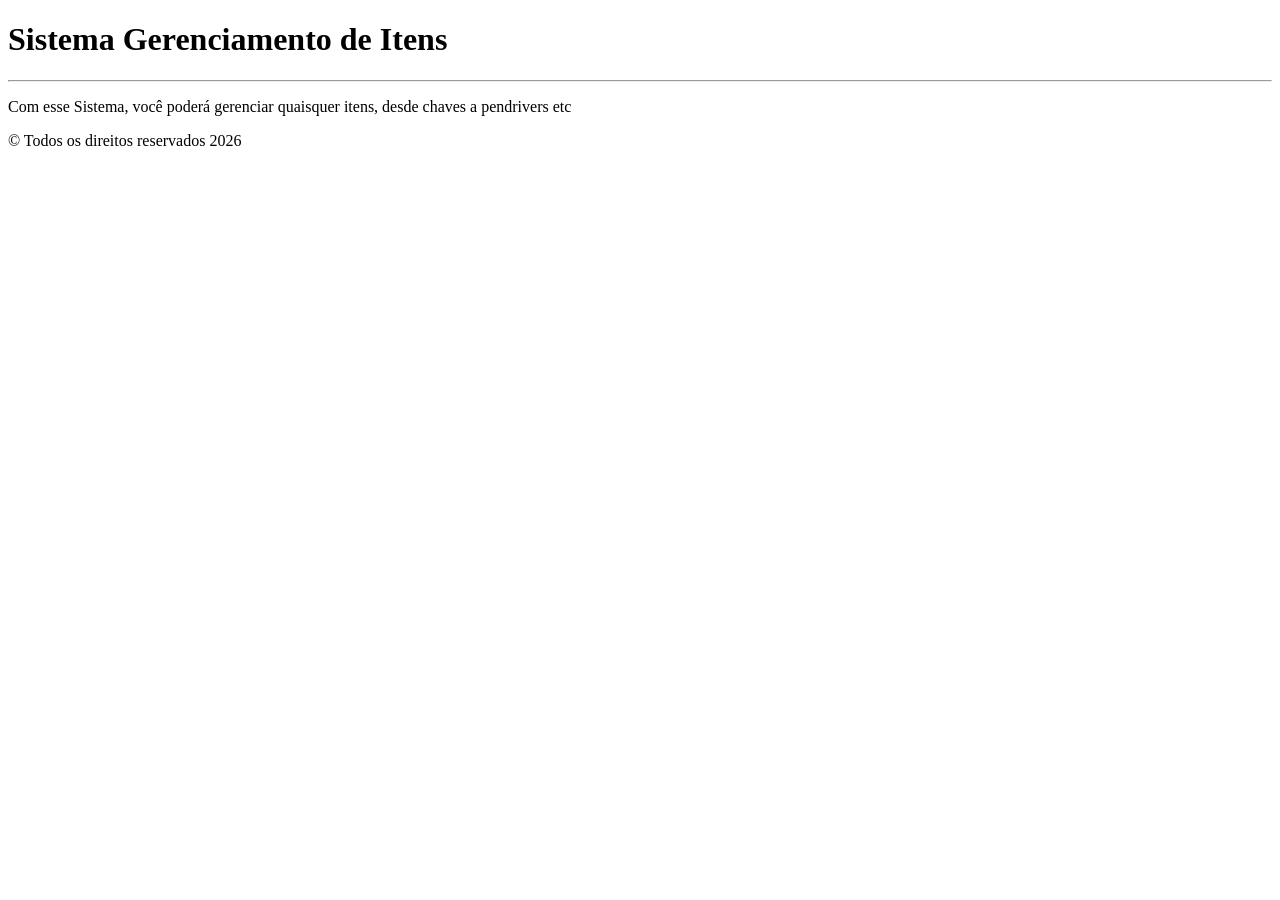
<file: index.html>
<!DOCTYPE html>
<html lang="pt-br">
<head>
    <meta charset="UTF-8">
    <meta name="viewport" content="width=device-width, initial-scale=1.0">
    <title>Dashboard</title>
    <link rel="shortcut icon" href="favicon.ico" type="image/x-icon">
</head>
<body>
    <!--Olhando meu projeto, não é?-->
    <h1>Sistema Gerenciamento de Itens</h1>
    <hr>
    <p>Com esse Sistema, você poderá gerenciar quaisquer itens, desde chaves a pendrivers etc</p>
    <p>&copy; Todos os direitos reservados 2026</p>
</body>
</html>
</file>
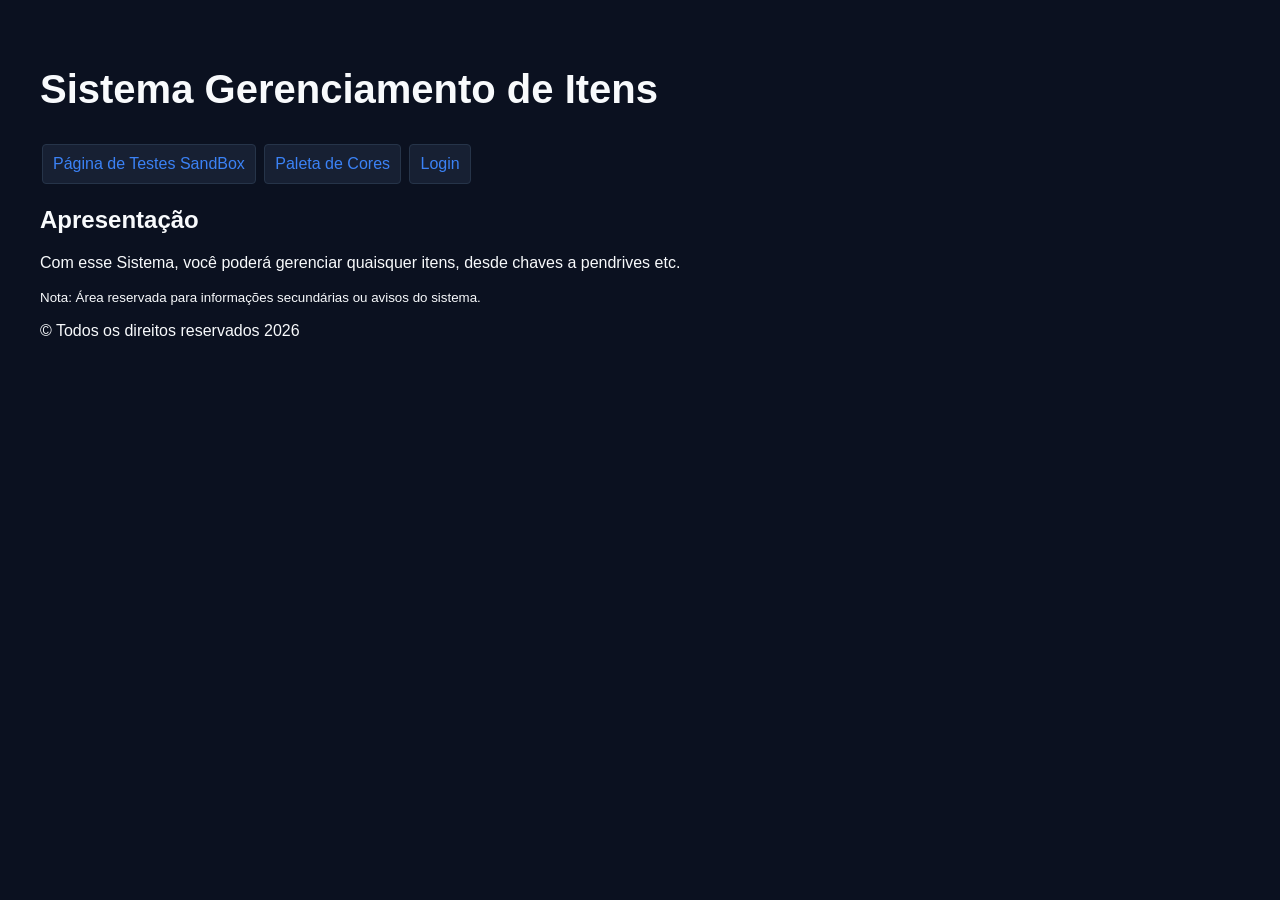
<file: infraestructure/pages/index.html>
<!DOCTYPE html>
<html lang="pt-br">
<head>
    <meta charset="UTF-8">
    <meta name="viewport" content="width=device-width, initial-scale=1.0">
    <title>Dashboard</title>
    <link rel="shortcut icon" href="..//assets/favicon.ico" type="image/x-icon">
    <link rel="stylesheet" href="../assets/css/style.css">
</head>
<body>
    <header>
        <h1>Sistema Gerenciamento de Itens</h1>

        <nav id="menu"> 
            <ul>
                <li>
                   <a href="../pages/sandbox.html" target="_blank">Página de Testes SandBox</a> 
                </li>
                <li>
                    <a href="../pages/paleta-cores.html" target="_blank">Paleta de Cores</a>
                </li>
                <li>
                    <a href="../pages/login.html" target="_blank">Login</a>
                </li>
            </ul>
        </nav>
    </header>

    <main>
        <section>
            <h2>Apresentação</h2>
            <p>Com esse Sistema, você poderá gerenciar quaisquer itens, desde chaves a pendrives etc.</p>
        </section>

         <aside>
            <p><small>Nota: Área reservada para informações secundárias ou avisos do sistema.</small></p>
        </aside>
    </main>

    <footer>
        <p>&copy; Todos os direitos reservados 2026</p>
    </footer>
</body>
</html>
</file>
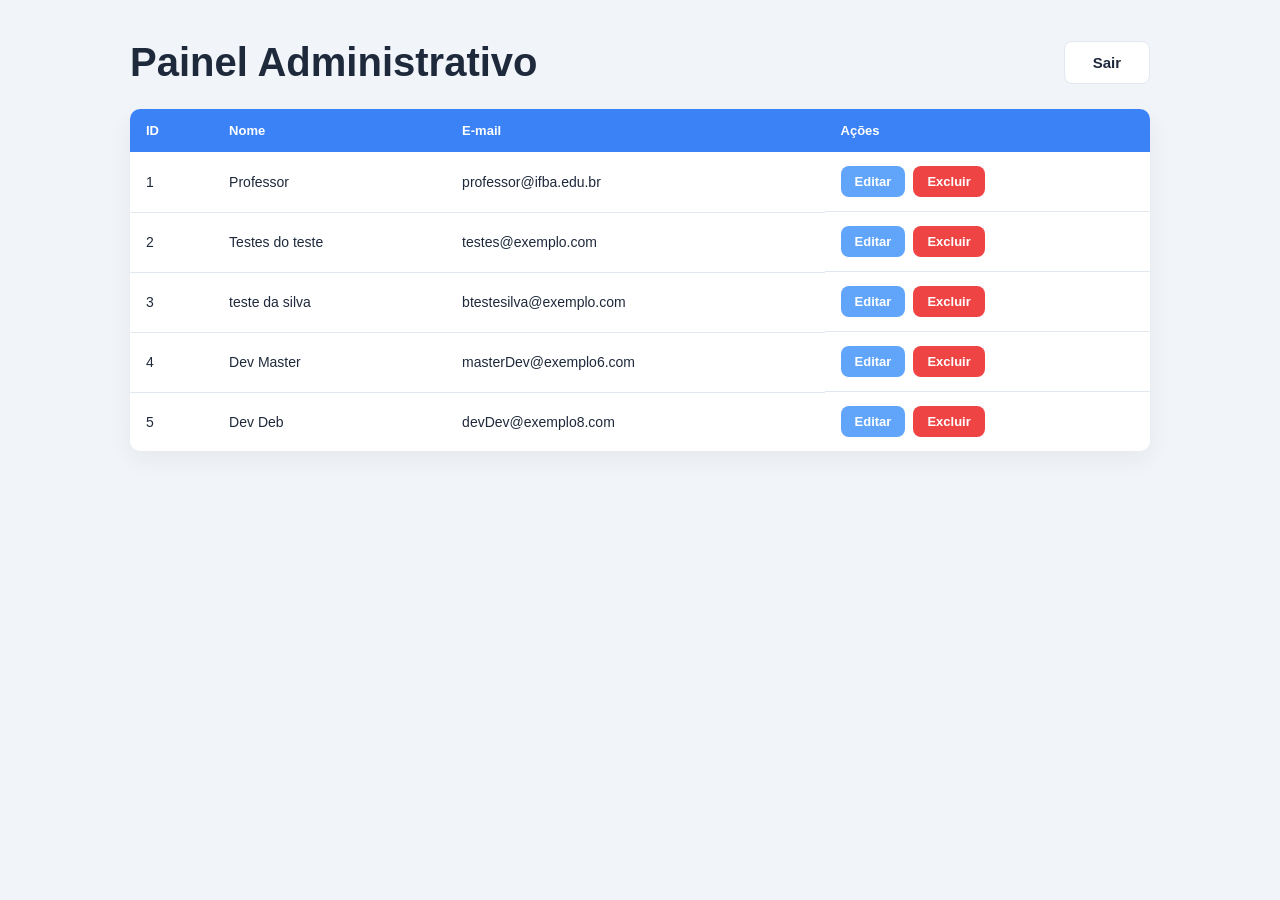
<file: infraestructure/pages/adm.html>
<!DOCTYPE html>
<html lang="pt-BR">
<head>
<meta charset="UTF-8">
<meta name="viewport" content="width=device-width, initial-scale=1">
<title>IFKeys Administrativo</title>
<link rel="stylesheet" href="../assets/css/adm-login.css">
<link rel="shortcut icon" href="../assets/favicon.ico" type="image/x-icon">
</head>
<body>
  <div class="admin-wrap">
    <div class="admin-header">
      <h1>Painel Administrativo</h1>
      <a href="index.html" class="btn btn-secondary">Sair</a>
    </div>

    <table>
      <thead>
        <tr>
          <th>ID</th>
          <th>Nome</th>
          <th>E-mail</th>
          <th>Ações</th>
        </tr>
      </thead>
      <tbody>
        <tr>
          <td>1</td>
          <td>Professor</td>
          <td>professor@ifba.edu.br</td>
          <td class="col-acoes">
            <button class="btn btn-edit">Editar</button>
            <button class="btn btn-delete">Excluir</button>
          </td>
        </tr>
        <tr>
          <td>2</td>
          <td>Testes do teste</td>
          <td>testes@exemplo.com</td>
          <td class="col-acoes">
            <button class="btn btn-edit">Editar</button>
            <button class="btn btn-delete">Excluir</button>
          </td>
        </tr>
        <tr>
          <td>3</td>
          <td>teste da silva</td>
          <td>btestesilva@exemplo.com</td>
          <td class="col-acoes">
            <button class="btn btn-edit">Editar</button>
            <button class="btn btn-delete">Excluir</button>
          </td>
        </tr>
        <tr>
          <td>4</td>
          <td>Dev Master</td>
          <td>masterDev@exemplo6.com</td>
          <td class="col-acoes">
            <button class="btn btn-edit">Editar</button>
            <button class="btn btn-delete">Excluir</button>
          </td>
        </tr>
        <tr>
            <td>5</td>
            <td>Dev Deb</td>
            <td>devDev@exemplo8.com</td>
            <td class="col-acoes">
                <button class="btn btn-edit">Editar</button>
                <button class="btn btn-delete">Excluir</button>
            </td>
        </tr>
      </tbody>
    </table>
  </div>
</body>
</html>
</file>
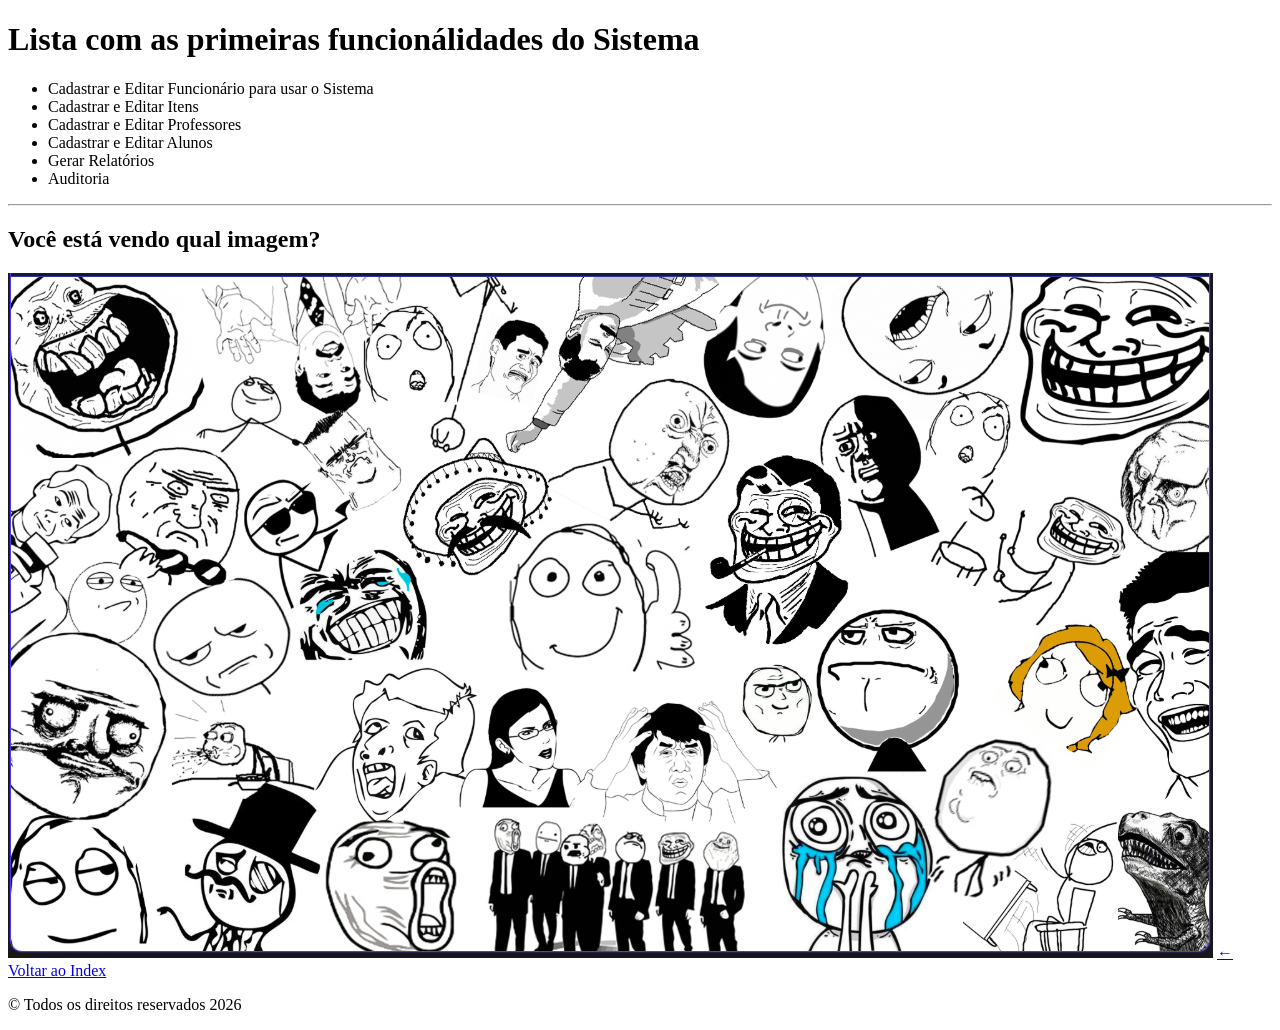
<file: infraestructure/pages/atividade-3.html>
<!DOCTYPE html>
<html lang="pt-br">
<head>
    <meta charset="UTF-8">
    <meta name="viewport" content="width=device-width, initial-scale=1.0">
    <title>Atividade-3</title>
    <link rel="shortcut icon" href="../assets/favicon.ico" type="image/x-icon">
</head>
<body>
    <h1>Lista com as primeiras funcionálidades do Sistema</h1>
    
    <ul>
        <li>Cadastrar e Editar Funcionário para usar o Sistema</li>
        <li>Cadastrar e Editar Itens</li>
        <li>Cadastrar e Editar Professores</li>
        <li>Cadastrar e Editar Alunos</li>
        <li>Gerar Relatórios</li>
        <li>Auditoria</li>
    </ul>
    <hr>
    <h2>Você está vendo qual imagem?</h2>

    <picture>
        <source media="(max-width: 600px)" srcset="../assets/images/me gusta 2.png" type="image/png">
        <source media="(max-width: 800px)" srcset="../assets/images/trolface 1.png" type="image/png">
        <img src="../assets/images/memes 3.png" alt="Memes">
    </picture>
    
    <a href="../pages/index.html" target="_blank">← Voltar ao Index</a>
    <p>&copy; Todos os direitos reservados 2026</p>
</body>
</html>
</file>
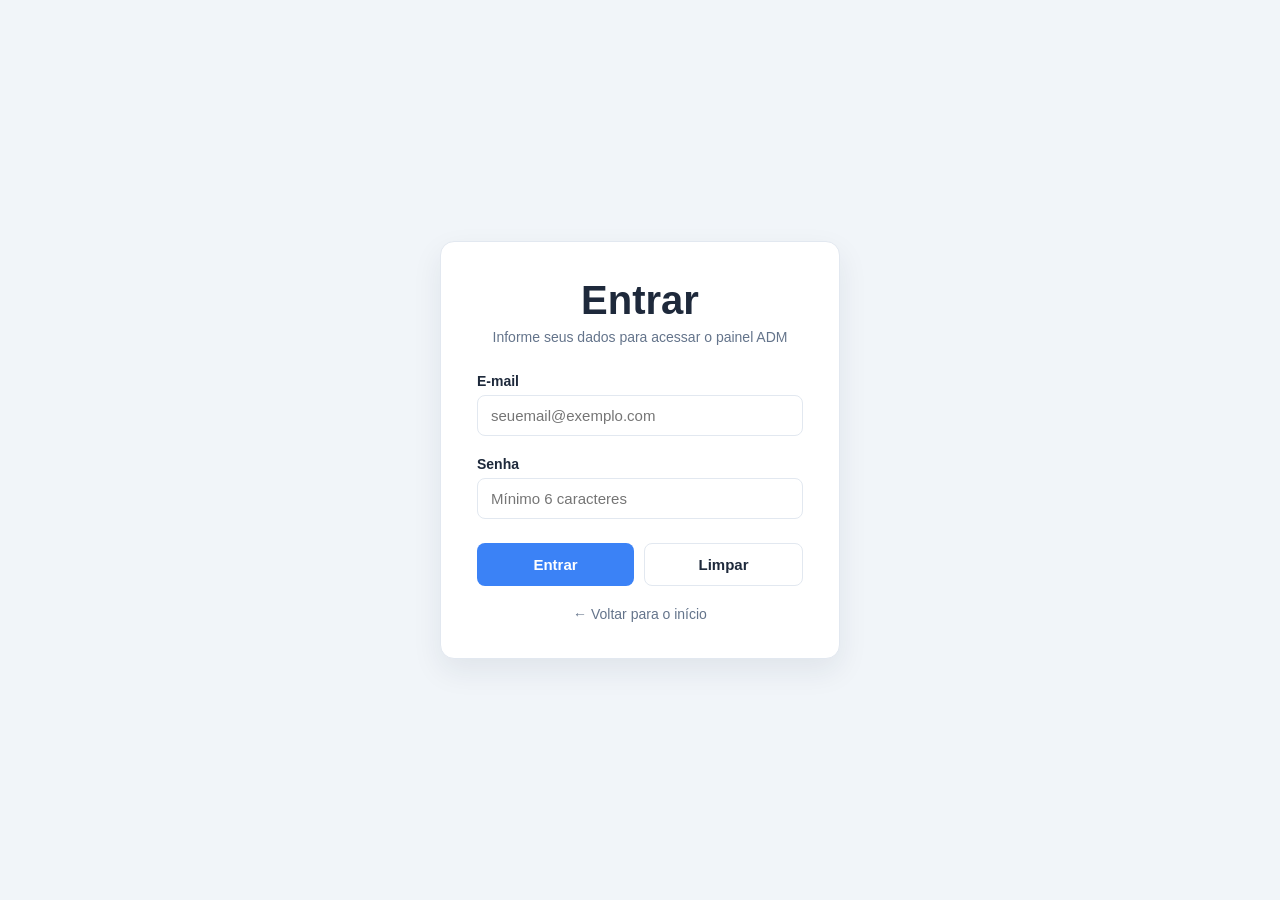
<file: infraestructure/pages/login.html>
<!DOCTYPE html>
<html lang="pt-BR">
<head>
  <meta charset="UTF-8">
  <meta name="viewport" content="width=device-width, initial-scale=1">
  <title>Login - Sistema de Cadastro</title>
  <link rel="stylesheet" href="../assets/css/adm-login.css">
  <link rel="shortcut icon" href="../assets/favicon.ico" type="image/x-icon">
</head>

<body>
  <div class="login-wrap">
    <div class="card">
      <h1>Entrar</h1>
      <p class="subtitle">Informe seus dados para acessar o painel ADM</p>

      <form action="adm.html" method="get">

        <div class="campo">
          <label for="email">E-mail</label>
          <input type="email" id="email" name="email" placeholder="seuemail@exemplo.com" required>
        </div>

        <div class="campo">
          <label for="senha">Senha</label>
          <input type="password" id="senha" name="senha" placeholder="Mínimo 6 caracteres" required minlength="6">
        </div>

        <div class="acoes-form">
          <button type="submit" class="btn btn-primary">
            Entrar
          </button>

          <button type="reset" class="btn btn-secondary">
            Limpar
          </button>
        </div>

      </form>

      <a href="index.html" class="voltar-link">
        ← Voltar para o início
      </a>
    </div>
  </div>
</body>
</html>
</file>
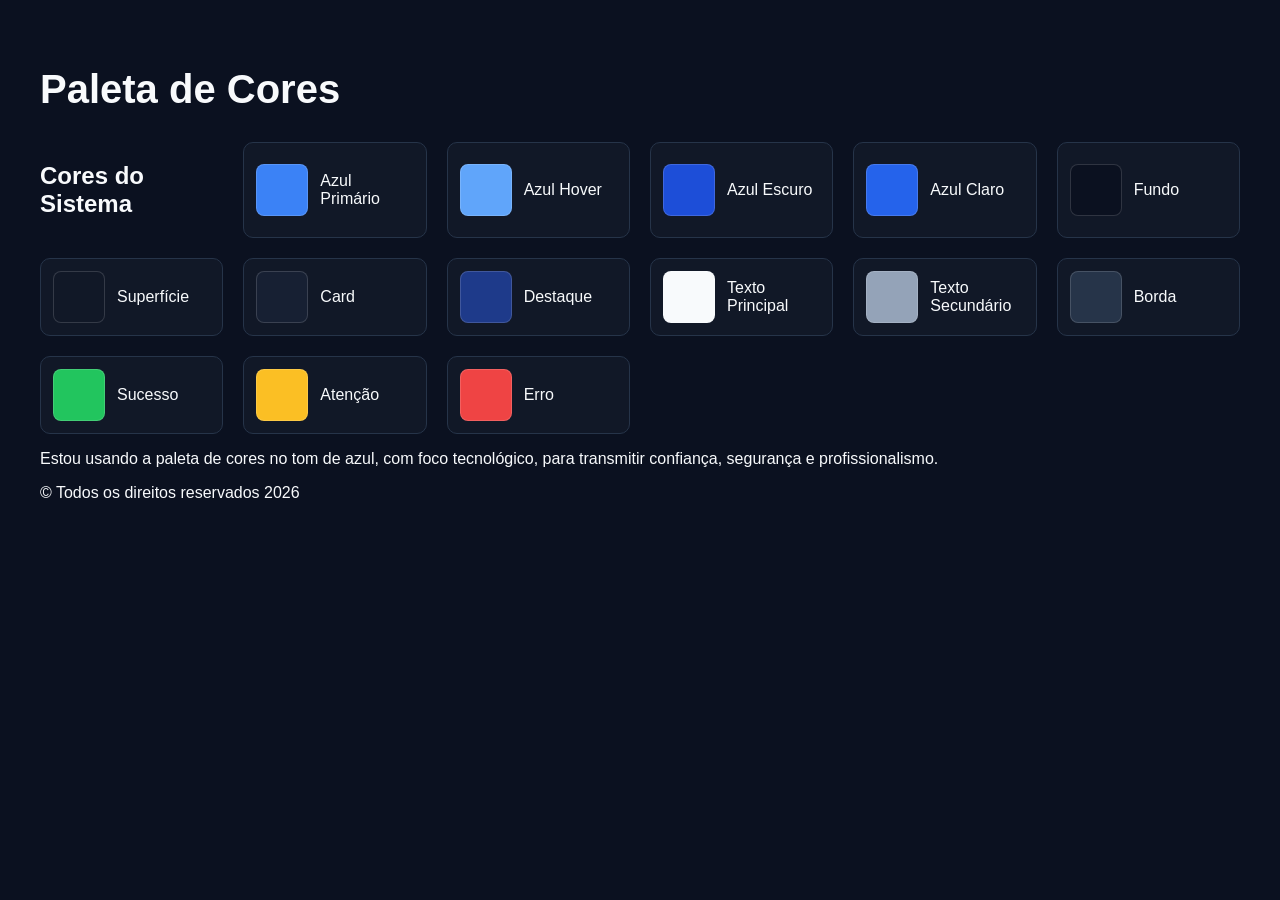
<file: infraestructure/pages/paleta-cores.html>
<!DOCTYPE html>
<html lang="pt-br">
<head>
    <meta charset="UTF-8">
    <meta name="viewport" content="width=device-width, initial-scale=1.0">
    <title>Paleta de Cores</title>
    <link rel="shortcut icon" href="..//assets/favicon.ico" type="image/x-icon">
    <link rel="stylesheet" href="../assets/css/style.css">
</head>
<body>
    <header>
        <h1>Paleta de Cores</h1>
    </header>

    <main>
        <section class="paleta">
            <h2>Cores do Sistema</h2>
            
            <article class="cor">
                <div class="quadrado azul"></div>
                <span>Azul Primário</span>
            </article>

            <article class="cor">
                <div class="quadrado azul-hover"></div>
                <span>Azul Hover</span>
            </article>

            <article class="cor">
                <div class="quadrado azul-escuro"></div>
                <span>Azul Escuro</span>
            </article>

            <article class="cor">
                <div class="quadrado azul-claro"></div>
                <span>Azul Claro</span>
            </article>

            <article class="cor">
                <div class="quadrado fundo"></div>
                <span>Fundo</span>
            </article>

            <article class="cor">
                <div class="quadrado superficie"></div>
                <span>Superfície</span>
            </article>

            <article class="cor">
                <div class="quadrado card"></div>
                <span>Card</span>
            </article>

            <article class="cor">
                <div class="quadrado destaque"></div>
                <span>Destaque</span>
            </article>

            <article class="cor">
                <div class="quadrado texto"></div>
                <span>Texto Principal</span>
            </article>

            <article class="cor">
                <div class="quadrado texto-secundario"></div>
                <span>Texto Secundário</span>
            </article>

            <article class="cor">
                <div class="quadrado borda"></div>
                <span>Borda</span>
            </article>

            <article class="cor">
                <div class="quadrado sucesso"></div>
                <span>Sucesso</span>
            </article>

            <article class="cor">
                <div class="quadrado atencao"></div>
                <span>Atenção</span>
            </article>

            <article class="cor">
                <div class="quadrado erro"></div>
                <span>Erro</span>
            </article>
        </section>

        <aside>
            <p>Estou usando a paleta de cores no tom de azul, com foco tecnológico, para transmitir confiança, segurança e
                profissionalismo.</p>
        </aside>
    </main>

    <footer>
        <p>&copy; Todos os direitos reservados 2026</p>
    </footer>
</body>
</html>
</file>
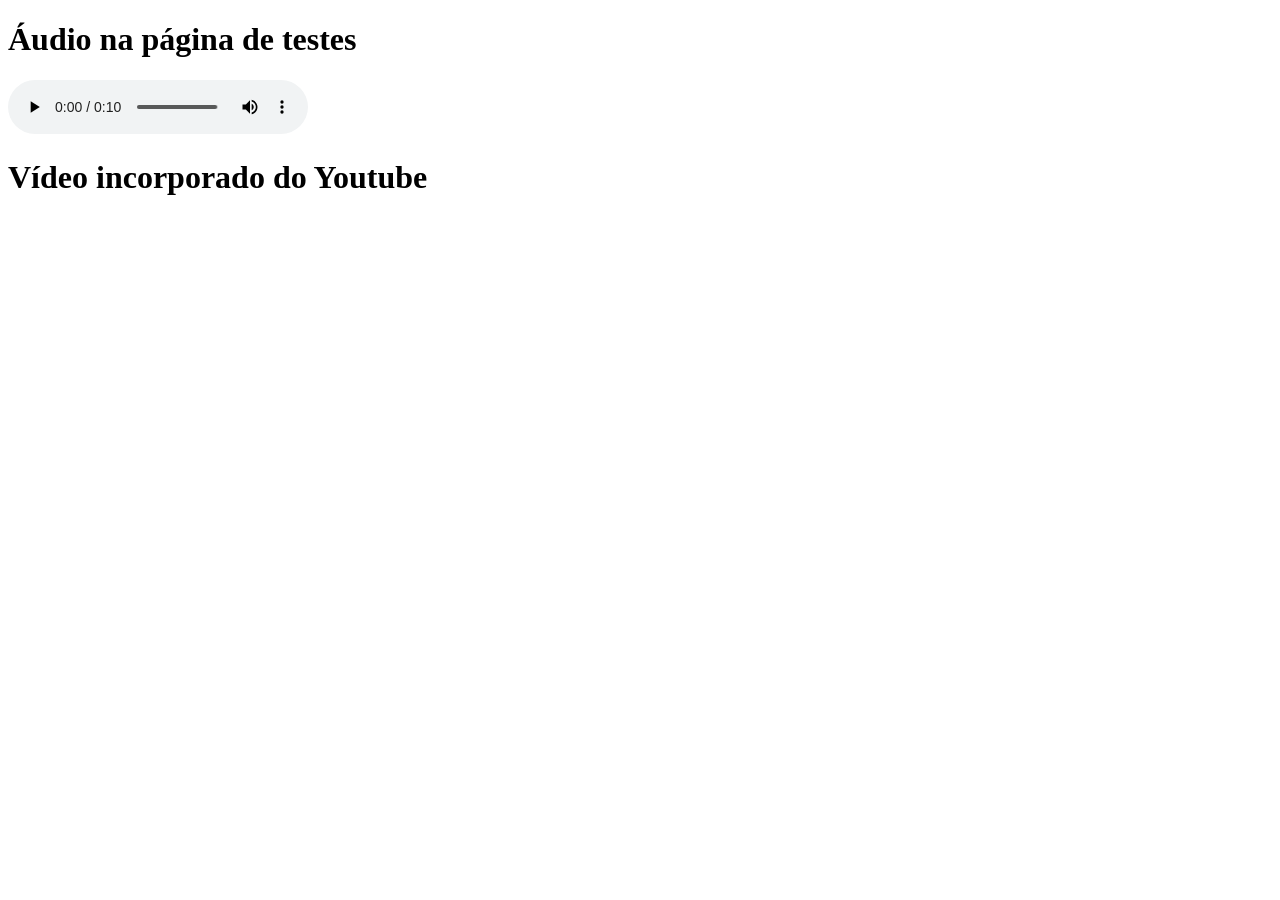
<file: infraestructure/pages/sandbox.html>
<!DOCTYPE html>
<html lang="en">
<head>
    <meta charset="UTF-8">
    <meta name="viewport" content="width=device-width, initial-scale=1.0">
    <title>Dev Testes</title>
   <link rel="shortcut icon" href="../assets/favicon.ico" type="image/x-icon">
</head>
<body>
    <h1>Áudio na página de testes</h1>
    <audio controls autoplay loop>
        <source src="../assets/audios/dexter-meme.mp3" type="audio/mpeg">
    </audio>
    <h1>Vídeo incorporado do Youtube</h1>
    <iframe width="560" height="315" src="https://www.youtube.com/embed/ZPdk5GaIDjo?si=u_cdpjPwKDZbJPLV" title="YouTube video player" frameborder="0" allow="accelerometer; autoplay; clipboard-write; encrypted-media; gyroscope; picture-in-picture; web-share" referrerpolicy="strict-origin-when-cross-origin" allowfullscreen></iframe>
</body>
</html>
</file>
<file: infraestructure/assets/css/style.css>
/*Em breve as cores do projeto*/
/* =========================================
   PALETA DE CORES
   ========================================= */

:root {

    /* Azul */
    --azul: #3B82F6;
    --azul-hover: #60A5FA;
    --azul-escuro: #1D4ED8;
    --azul-claro: #2563EB;

    /* Fundos */
    --fundo: #0B1120;
    --superficie: #111827;
    --card: #172033;
    --destaque: #1E3A8A;

    /* Textos */
    --texto: #F8FAFC;
    --texto-secundario: #94A3B8;

    /* Borda */
    --borda: #263449;

    /* Estados */
    --sucesso: #22C55E;
    --atencao: #FBBF24;
    --erro: #EF4444;
}

@media (max-width: 600px) {

    body {
        padding: 20px;
    }

    h1 {
        font-size: 1.8rem;
    }

    nav#menu ul {
        display: block;
    }

    nav#menu li {
        display: block;
        margin: 5px 0;
    }

    nav#menu a {
        display: block;
        padding: 5px;
    }
}


@media (min-width: 601px) and (max-width: 1024px) {

    body {
        padding: 30px;
    }

    h1 {
        font-size: 2.2rem;
    }

    nav#menu li {
        display: inline-block;
    }
}

@media (min-width: 1025px) {

    body {
        padding: 40px;
    }

    h1 {
        font-size: 2.5rem;
    }

    nav#menu li {
        display: inline-block;
    }
}


nav#menu ul{
    display: block;
}

/* MENU */
nav#menu {
    display: block;
}

nav#menu ul {
    list-style: none;
    padding: 0;
    margin: 0;
}

nav#menu li {
    display: inline-block;
    background-color: var(--card);
    border: 1px solid var(--borda);
    padding: 10px;
    margin: 2px;
    border-radius: 4px;
}

nav#menu a {
    color: var(--azul);
    text-decoration: none;
}

nav#menu li:hover {
    background-color: var(--destaque);
    border-color: var(--azul);
}

nav#menu li:hover a {
    color: var(--azul-hover);
}


@media (max-width: 600px) {

    #menu-btn {
        display: block;
    }

    nav#menu ul {
        display: none;
        margin-top: 10px;
    }

    nav#menu ul.ativo {
        display: block;
    }

    nav#menu li {
        display: block;
        margin: 5px 0;
    }

    nav#menu a {
        display: block;
        padding: 5px;
    }
}

body {
    margin: 0;
    padding: 40px;

    font-family: Arial, sans-serif;

    background: var(--fundo);
    color: var(--texto);
}

h1 {
    margin-bottom: 30px;
}


.paleta {
    display: grid;

    grid-template-columns:
        repeat(auto-fit, minmax(180px, 1fr));

    gap: 20px;
}

.cor {
    display: flex;
    align-items: center;
    gap: 12px;

    padding: 12px;

    background: var(--superficie);

    border: 1px solid var(--borda);

    border-radius: 10px;
}

.quadrado {
    width: 50px;
    height: 50px;

    flex-shrink: 0;

    border-radius: 8px;

    border: 1px solid rgba(255, 255, 255, 0.15);
}

.azul {
    background: var(--azul);
}

.azul-hover {
    background: var(--azul-hover);
}

.azul-escuro {
    background: var(--azul-escuro);
}

.azul-claro {
    background: var(--azul-claro);
}

.fundo {
    background: var(--fundo);
}

.superficie {
    background: var(--superficie);
}

.card {
    background: var(--card);
}

.destaque {
    background: var(--destaque);
}

.texto {
    background: var(--texto);
}

.texto-secundario {
    background: var(--texto-secundario);
}

.borda {
    background: var(--borda);
}

.sucesso {
    background: var(--sucesso);
}

.atencao {
    background: var(--atencao);
}

.erro {
    background: var(--erro);
}
</file>
<file: infraestructure/assets/css/adm-login.css>
:root {
  --azul: #3B82F6;
  --azul-escuro: #1D4ED8;
  --azul-claro: #60A5FA;
  --fundo: #F1F5F9;
  --card: #FFFFFF;
  --borda: #E2E8F0;
  --texto: #1E293B;
  --texto-secundario: #64748B;
  --erro: #EF4444;
  --erro-bg: #FEF2F2;
  --sucesso: #22C55E;
}

* { box-sizing: border-box; }

html, body {
  margin: 0;
  min-height: 100%;
  font-family: -apple-system, BlinkMacSystemFont, "Segoe UI", Roboto, Helvetica, Arial, sans-serif;
  background: var(--fundo);
  color: var(--texto);
}

a { 
  color: var(--azul); 
}

.btn {
  display: inline-block;
  padding: 12px 28px;
  border: none;
  border-radius: 8px;
  font-size: 15px;
  font-weight: 600;
  cursor: pointer;
  text-decoration: none;
  transition: background-color .15s ease, transform .05s ease;
}
.btn-primary {
  background: var(--azul);
  color: #fff;
}
.btn-primary:hover { 
  background: var(--azul-escuro); 
}

.btn-edit {
  background: var(--azul-claro);
  color: #fff;
  padding: 8px 14px;
  font-size: 13px;
}
.btn-edit:hover { background: var(--azul); }

.btn-delete {
  background: var(--erro);
  color: #fff;
  padding: 8px 14px;
  font-size: 13px;
}
.btn-delete:hover { 
  background: #dc2626; 
}

.btn-secondary {
  background: #fff;
  color: var(--texto);
  border: 1px solid var(--borda);
}
.btn-secondary:hover { 
  background: var(--erro);
  color: var(--card); 
}

.login-wrap {
  min-height: 100vh;
  display: flex;
  align-items: center;
  justify-content: center;
  padding: 24px;
}
.card {
  background: var(--card);
  width: 400px;
  max-width: 80%;
  padding: 36px;
  border-radius: 14px;
  border: 1px solid var(--borda);
  box-shadow: 0 12px 30px rgba(30, 41, 59, 0.08);
}
.card h1 {
  font-size: 24px;
  margin: 0 0 6px 0;
  text-align: center;
}
.card .subtitle {
  color: var(--texto-secundario);
  font-size: 14px;
  margin: 0 0 28px 0;
  text-align: center;
}

.campo {
  margin-bottom: 20px;
}
.campo label {
  display: block;
  font-size: 14px;
  font-weight: 600;
  margin-bottom: 6px;
}
.campo input {
  width: 100%;
  padding: 11px 13px;
  font-size: 15px;
  border: 1px solid var(--borda);
  border-radius: 8px;
  outline: none;
  font-family: inherit;
  background: #fff;
  color: var(--texto);
}
.campo input:focus {
  border-color: var(--azul);
  box-shadow: 0 0 0 3px rgba(59, 130, 246, 0.15);
}

.campo.erro input {
  border-color: var(--erro);
  background: var(--erro-bg);
}
.campo .mensagem-erro {
  display: none;
  color: var(--erro);
  font-size: 13px;
  margin-top: 6px;
}
.campo.erro .mensagem-erro {
  display: block;
}

.acoes-form {
  display: flex;
  gap: 10px;
  margin-top: 24px;
}
.acoes-form .btn { 
  flex: 1; 
}

.voltar-link {
  display: block;
  text-align: center;
  margin-top: 20px;
  font-size: 14px;
  color: var(--texto-secundario);
  text-decoration: none;
}
.voltar-link:hover { 
  color: var(--azul); 
}

.admin-wrap {
  max-width: 900px;
  margin: 0 auto;
  padding: 40px 24px;
}
.admin-header {
  display: flex;
  align-items: center;
  justify-content: space-between;
  margin-bottom: 24px;
}
.admin-header h1 {
  font-size: 24px;
  margin: 0;
}

table {
  width: 100%;
  border-collapse: collapse;
  background: var(--card);
  border-radius: 10px;
  overflow: hidden;
  box-shadow: 0 8px 24px rgba(30, 41, 59, 0.06);
}
thead th {
  background: var(--azul);
  color: #fff;
  text-align: left;
  padding: 14px 16px;
  font-size: 13px;
  font-weight: 600;
}
tbody td {
  padding: 14px 16px;
  border-bottom: 1px solid var(--borda);
  font-size: 14px;
}

tbody tr:last-child td { 
  border-bottom: none; 
}

tbody tr:hover { 
  background: #F8FAFC; 
}

.col-acoes { 
  display: flex; gap: 8px; 
}

@media (max-width: 600px) {

    .login-wrap {
        padding: 20px;
    }

    .card {
        width: 100%;
        max-width: 100%;
        padding: 25px;
    }

    .card h1 {
        font-size: 1.8rem;
    }

    .acoes-form {
        display: block;
    }

    .acoes-form .btn {
        display: block;
        width: 100%;
        margin-bottom: 10px;
    }

    .admin-wrap {
        padding: 20px;
        overflow-x: auto;
    }

    .admin-header {
        display: block;
    }

    .admin-header h1 {
        font-size: 1.8rem;
        margin-bottom: 15px;
    }

    .admin-header .btn {
        display: inline-block;
    }

    table {
        min-width: 650px;
    }

    .col-acoes {
        display: block;
    }

    .btn-edit,
    .btn-delete {
        margin: 3px;
    }
}


@media (min-width: 601px) and (max-width: 1024px) {

    .login-wrap {
        padding: 30px;
    }

    .card {
        width: 420px;
        max-width: 90%;
        padding: 32px;
    }

    .card h1 {
        font-size: 2.2rem;
    }

    .admin-wrap {
        padding: 30px;
    }

    .admin-header h1 {
        font-size: 2.2rem;
    }

    table {
        width: 100%;
    }

    thead th,
    tbody td {
        padding: 12px;
    }

    .col-acoes {
        display: flex;
        gap: 8px;
    }
}


@media (min-width: 1025px) {

    .login-wrap {
        padding: 40px;
    }

    .card {
        width: 400px;
        padding: 36px;
    }

    .card h1 {
        font-size: 2.5rem;
    }

    .admin-wrap {
        max-width: 1100px;
        padding: 40px;
    }

    .admin-header h1 {
        font-size: 2.5rem;
    }

    table {
        width: 100%;
    }

    .col-acoes {
        display: flex;
        gap: 8px;
    }
}
</file>
